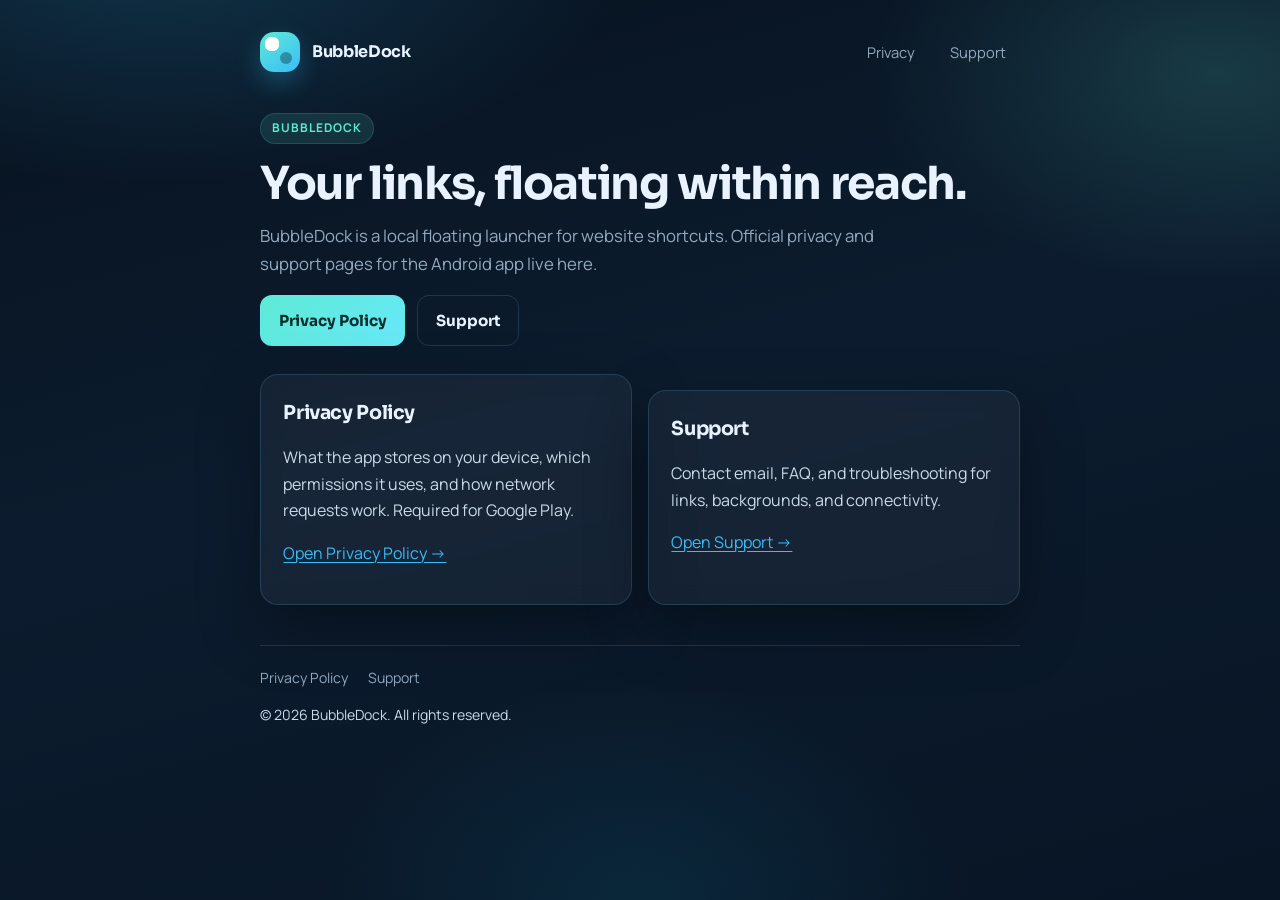
<file: index.html>
<!DOCTYPE html>
<html lang="en">
<head>
  <meta charset="UTF-8" />
  <meta name="viewport" content="width=device-width, initial-scale=1" />
  <title>BubbleDock</title>
  <meta name="description" content="BubbleDock — floating link launcher. Privacy Policy and Support." />
  <link rel="preconnect" href="https://fonts.googleapis.com" />
  <link rel="preconnect" href="https://fonts.gstatic.com" crossorigin />
  <link href="https://fonts.googleapis.com/css2?family=Manrope:wght@400;600;700&family=Sora:wght@600;700&display=swap" rel="stylesheet" />
  <link rel="stylesheet" href="styles.css" />
</head>
<body>
  <div class="shell">
    <nav class="topnav" aria-label="Primary">
      <a class="brand" href="index.html">
        <span class="brand-mark" aria-hidden="true"></span>
        BubbleDock
      </a>
      <div class="nav-links">
        <a href="privacy.html">Privacy</a>
        <a href="support.html">Support</a>
      </div>
    </nav>

    <header class="hero">
      <p class="eyebrow">BubbleDock</p>
      <h1>Your links, floating within reach.</h1>
      <p class="lede">
        BubbleDock is a local floating launcher for website shortcuts. Official privacy
        and support pages for the Android app live here.
      </p>
      <div class="btn-row">
        <a class="btn btn-primary" href="privacy.html">Privacy Policy</a>
        <a class="btn btn-ghost" href="support.html">Support</a>
      </div>
    </header>

    <div class="grid two">
      <section class="card">
        <h2>Privacy Policy</h2>
        <p>
          What the app stores on your device, which permissions it uses, and how
          network requests work. Required for Google Play.
        </p>
        <p><a href="privacy.html">Open Privacy Policy →</a></p>
      </section>
      <section class="card">
        <h2>Support</h2>
        <p>
          Contact email, FAQ, and troubleshooting for links, backgrounds, and connectivity.
        </p>
        <p><a href="support.html">Open Support →</a></p>
      </section>
    </div>

    <footer>
      <div class="footer-links">
        <a href="privacy.html">Privacy Policy</a>
        <a href="support.html">Support</a>
      </div>
      <p>© 2026 BubbleDock. All rights reserved.</p>
    </footer>
  </div>
</body>
</html>
</file>
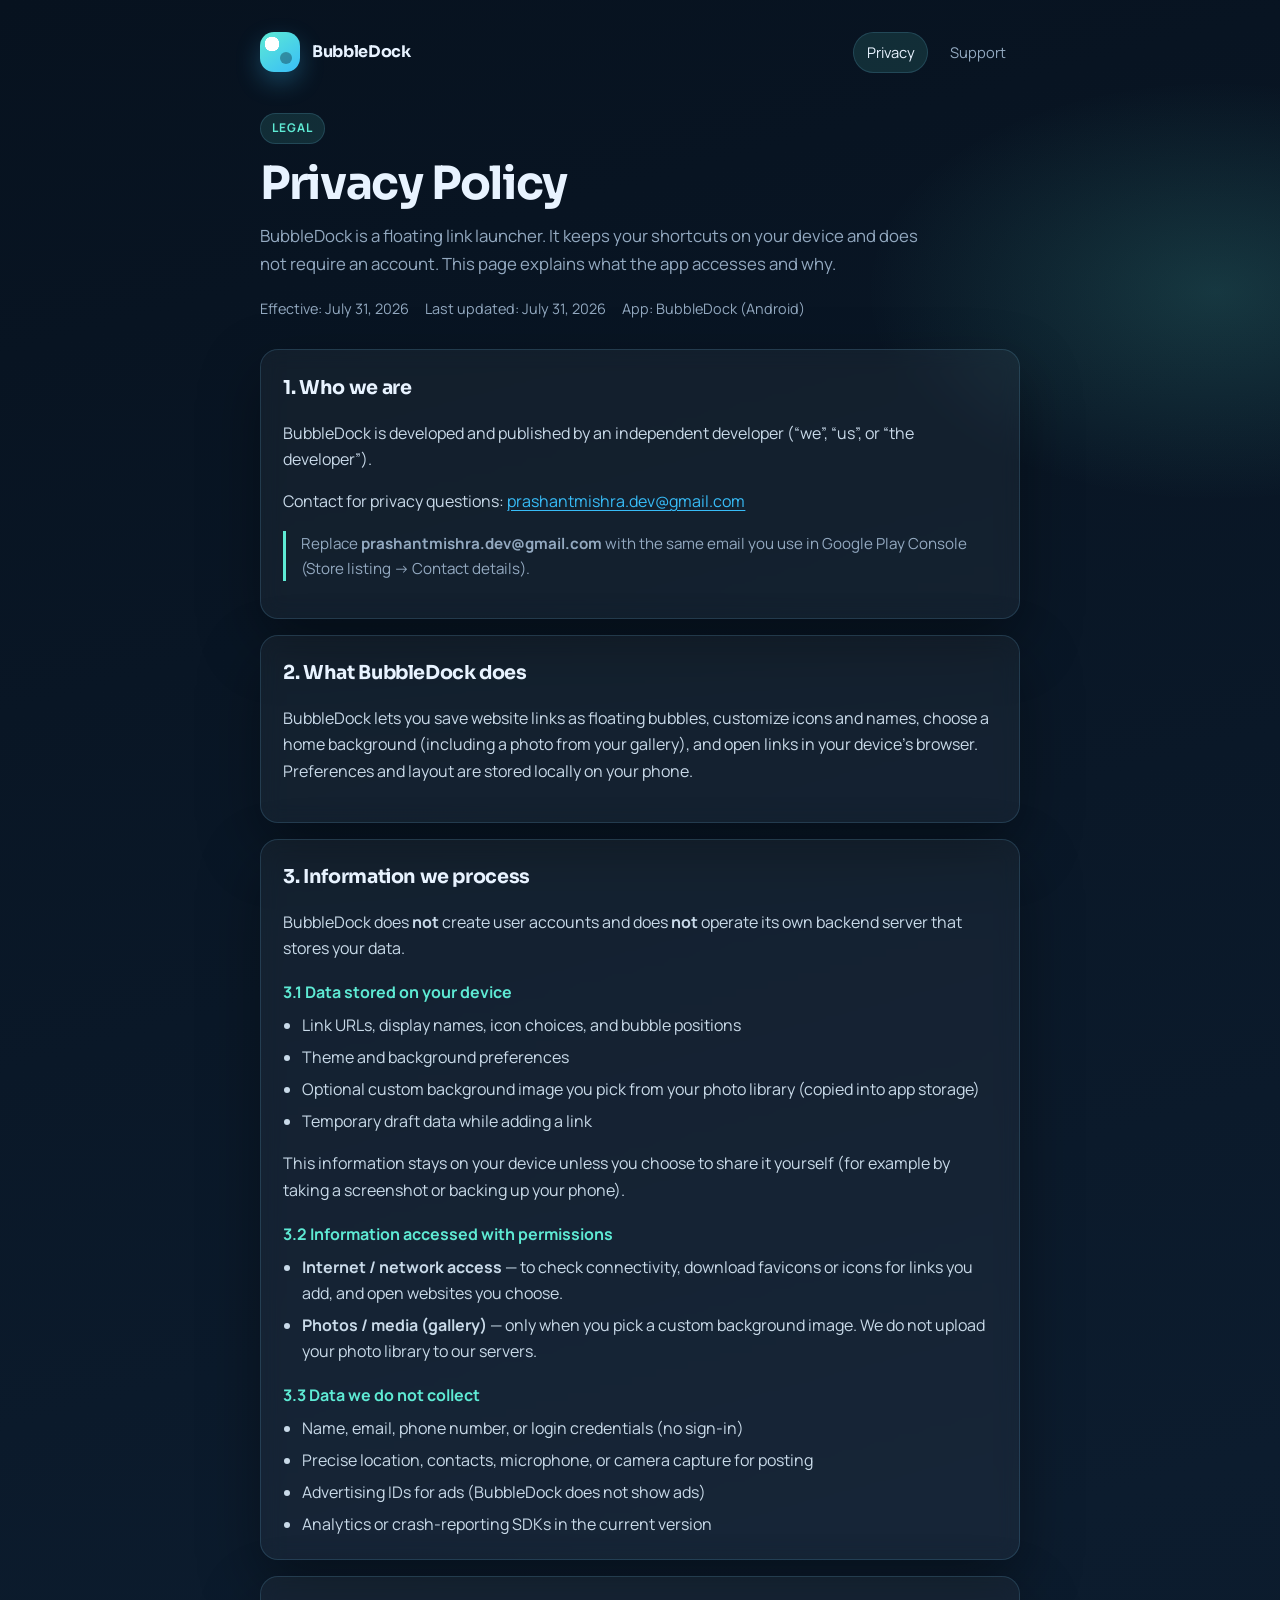
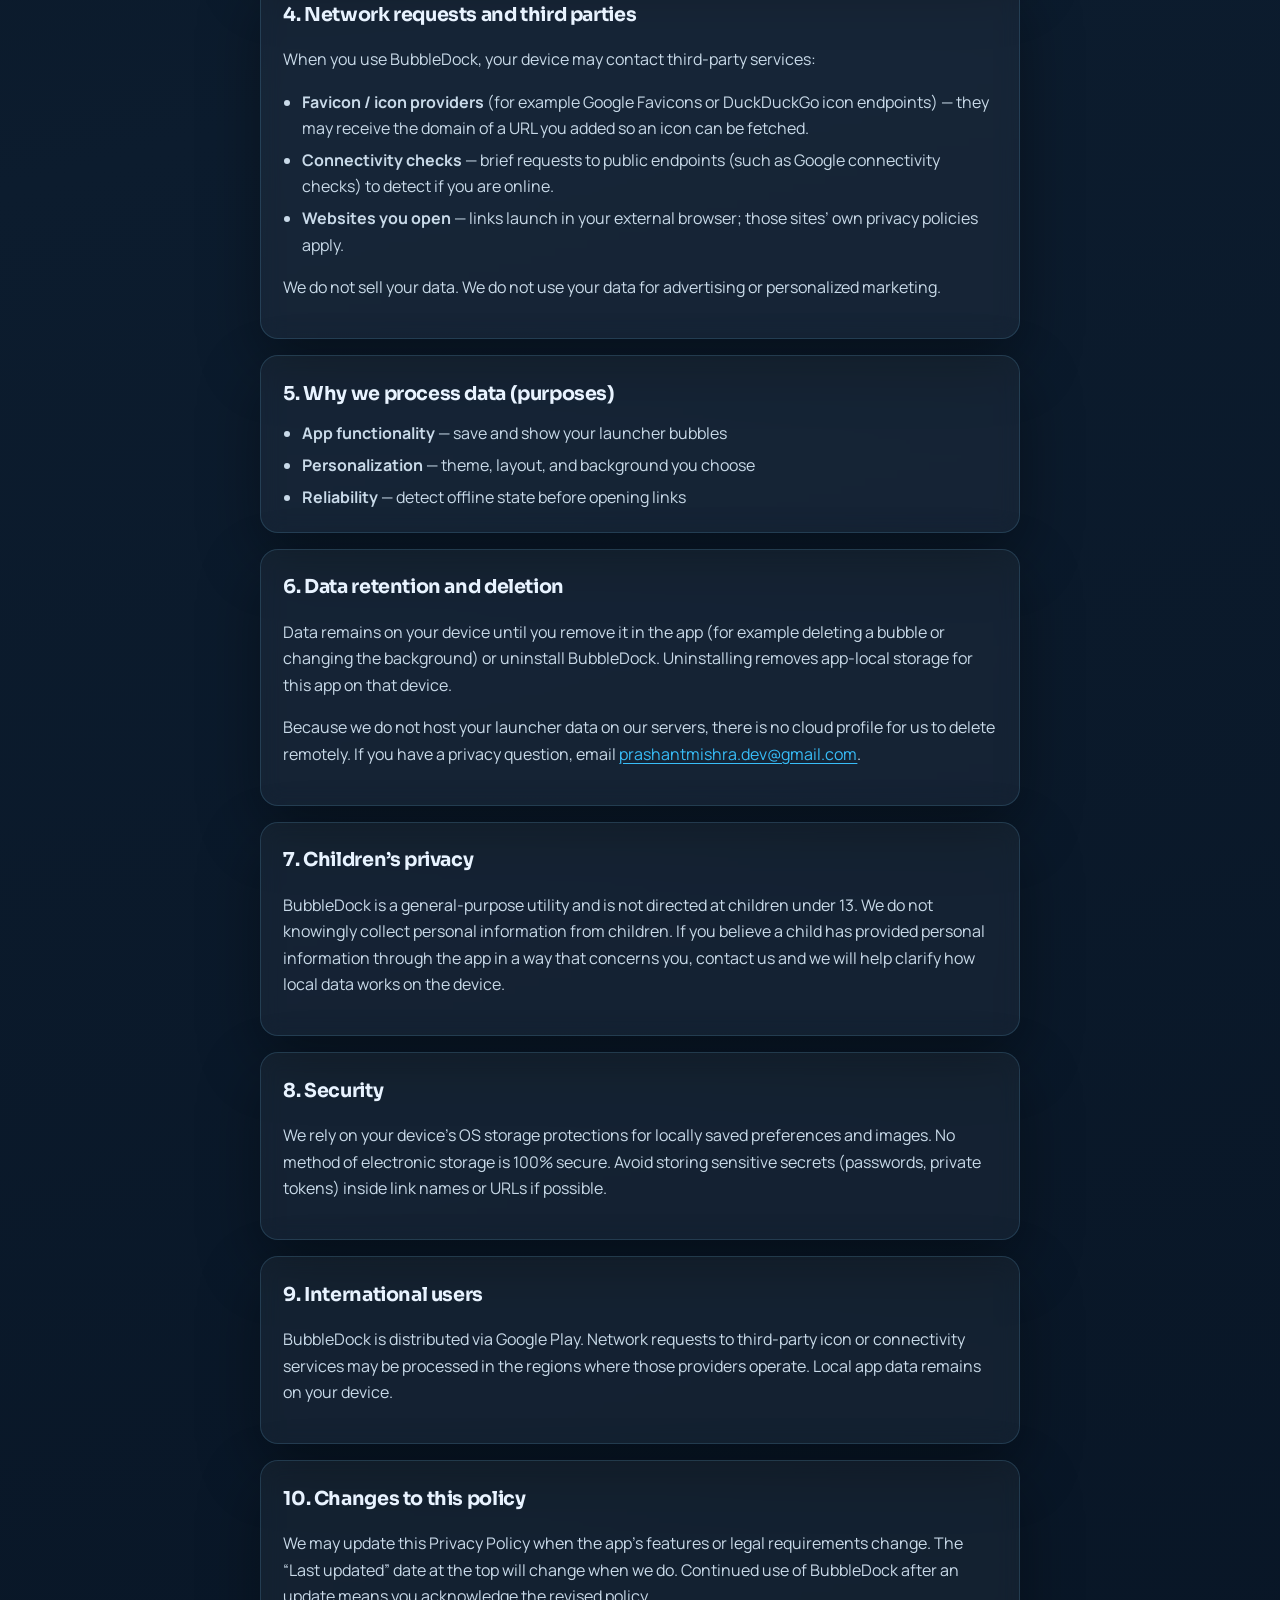
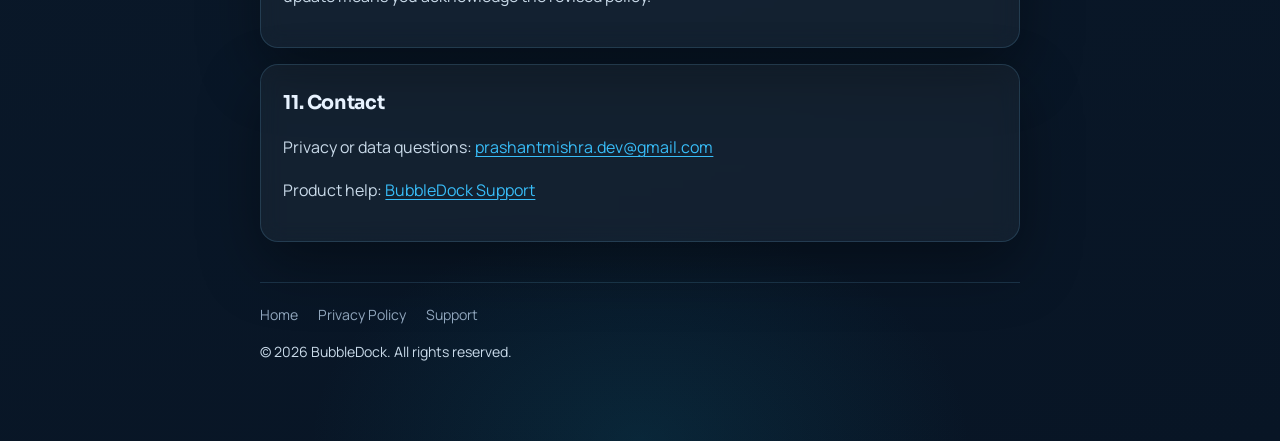
<file: privacy.html>
<!DOCTYPE html>
<html lang="en">
<head>
  <meta charset="UTF-8" />
  <meta name="viewport" content="width=device-width, initial-scale=1" />
  <title>Privacy Policy · BubbleDock</title>
  <meta name="description" content="Privacy Policy for BubbleDock — a floating link launcher for Android." />
  <link rel="preconnect" href="https://fonts.googleapis.com" />
  <link rel="preconnect" href="https://fonts.gstatic.com" crossorigin />
  <link href="https://fonts.googleapis.com/css2?family=Manrope:wght@400;600;700&family=Sora:wght@600;700&display=swap" rel="stylesheet" />
  <link rel="stylesheet" href="styles.css" />
</head>
<body>
  <div class="shell">
    <nav class="topnav" aria-label="Primary">
      <a class="brand" href="index.html">
        <span class="brand-mark" aria-hidden="true"></span>
        BubbleDock
      </a>
      <div class="nav-links">
        <a href="privacy.html" class="active">Privacy</a>
        <a href="support.html">Support</a>
      </div>
    </nav>

    <header class="hero">
      <p class="eyebrow">Legal</p>
      <h1>Privacy Policy</h1>
      <p class="lede">
        BubbleDock is a floating link launcher. It keeps your shortcuts on your device
        and does not require an account. This page explains what the app accesses and why.
      </p>
      <div class="meta">
        <span>Effective: July 31, 2026</span>
        <span>Last updated: July 31, 2026</span>
        <span>App: BubbleDock (Android)</span>
      </div>
    </header>

    <section class="card">
      <h2>1. Who we are</h2>
      <p>
        BubbleDock is developed and published by an independent developer
        (“we”, “us”, or “the developer”).
      </p>
      <p>
        <!-- REPLACE with your real contact email before publishing -->
        Contact for privacy questions:
        <a href="mailto:prashantmishra.dev@gmail.com">prashantmishra.dev@gmail.com</a>
      </p>
      <p class="note">
        Replace <strong>prashantmishra.dev@gmail.com</strong> with the same email you use in
        Google Play Console (Store listing → Contact details).
      </p>
    </section>

    <section class="card">
      <h2>2. What BubbleDock does</h2>
      <p>
        BubbleDock lets you save website links as floating bubbles, customize icons and
        names, choose a home background (including a photo from your gallery), and open
        links in your device’s browser. Preferences and layout are stored locally on your phone.
      </p>
    </section>

    <section class="card">
      <h2>3. Information we process</h2>
      <p>
        BubbleDock does <strong>not</strong> create user accounts and does
        <strong>not</strong> operate its own backend server that stores your data.
      </p>

      <h3>3.1 Data stored on your device</h3>
      <ul>
        <li>Link URLs, display names, icon choices, and bubble positions</li>
        <li>Theme and background preferences</li>
        <li>Optional custom background image you pick from your photo library (copied into app storage)</li>
        <li>Temporary draft data while adding a link</li>
      </ul>
      <p>
        This information stays on your device unless you choose to share it yourself
        (for example by taking a screenshot or backing up your phone).
      </p>

      <h3>3.2 Information accessed with permissions</h3>
      <ul>
        <li>
          <strong>Internet / network access</strong> — to check connectivity, download
          favicons or icons for links you add, and open websites you choose.
        </li>
        <li>
          <strong>Photos / media (gallery)</strong> — only when you pick a custom
          background image. We do not upload your photo library to our servers.
        </li>
      </ul>

      <h3>3.3 Data we do not collect</h3>
      <ul>
        <li>Name, email, phone number, or login credentials (no sign-in)</li>
        <li>Precise location, contacts, microphone, or camera capture for posting</li>
        <li>Advertising IDs for ads (BubbleDock does not show ads)</li>
        <li>Analytics or crash-reporting SDKs in the current version</li>
      </ul>
    </section>

    <section class="card">
      <h2>4. Network requests and third parties</h2>
      <p>When you use BubbleDock, your device may contact third-party services:</p>
      <ul>
        <li>
          <strong>Favicon / icon providers</strong> (for example Google Favicons or
          DuckDuckGo icon endpoints) — they may receive the domain of a URL you added
          so an icon can be fetched.
        </li>
        <li>
          <strong>Connectivity checks</strong> — brief requests to public endpoints
          (such as Google connectivity checks) to detect if you are online.
        </li>
        <li>
          <strong>Websites you open</strong> — links launch in your external browser;
          those sites’ own privacy policies apply.
        </li>
      </ul>
      <p>
        We do not sell your data. We do not use your data for advertising or
        personalized marketing.
      </p>
    </section>

    <section class="card">
      <h2>5. Why we process data (purposes)</h2>
      <ul>
        <li><strong>App functionality</strong> — save and show your launcher bubbles</li>
        <li><strong>Personalization</strong> — theme, layout, and background you choose</li>
        <li><strong>Reliability</strong> — detect offline state before opening links</li>
      </ul>
    </section>

    <section class="card">
      <h2>6. Data retention and deletion</h2>
      <p>
        Data remains on your device until you remove it in the app (for example deleting
        a bubble or changing the background) or uninstall BubbleDock. Uninstalling removes
        app-local storage for this app on that device.
      </p>
      <p>
        Because we do not host your launcher data on our servers, there is no cloud
        profile for us to delete remotely. If you have a privacy question, email
        <a href="mailto:prashantmishra.dev@gmail.com">prashantmishra.dev@gmail.com</a>.
      </p>
    </section>

    <section class="card">
      <h2>7. Children’s privacy</h2>
      <p>
        BubbleDock is a general-purpose utility and is not directed at children under 13.
        We do not knowingly collect personal information from children. If you believe a
        child has provided personal information through the app in a way that concerns you,
        contact us and we will help clarify how local data works on the device.
      </p>
    </section>

    <section class="card">
      <h2>8. Security</h2>
      <p>
        We rely on your device’s OS storage protections for locally saved preferences and
        images. No method of electronic storage is 100% secure. Avoid storing sensitive
        secrets (passwords, private tokens) inside link names or URLs if possible.
      </p>
    </section>

    <section class="card">
      <h2>9. International users</h2>
      <p>
        BubbleDock is distributed via Google Play. Network requests to third-party icon or
        connectivity services may be processed in the regions where those providers operate.
        Local app data remains on your device.
      </p>
    </section>

    <section class="card">
      <h2>10. Changes to this policy</h2>
      <p>
        We may update this Privacy Policy when the app’s features or legal requirements
        change. The “Last updated” date at the top will change when we do. Continued use
        of BubbleDock after an update means you acknowledge the revised policy.
      </p>
    </section>

    <section class="card">
      <h2>11. Contact</h2>
      <p>
        Privacy or data questions:
        <a href="mailto:prashantmishra.dev@gmail.com">prashantmishra.dev@gmail.com</a>
      </p>
      <p>
        Product help:
        <a href="support.html">BubbleDock Support</a>
      </p>
    </section>

    <footer>
      <div class="footer-links">
        <a href="index.html">Home</a>
        <a href="privacy.html">Privacy Policy</a>
        <a href="support.html">Support</a>
      </div>
      <p>© 2026 BubbleDock. All rights reserved.</p>
    </footer>
  </div>
</body>
</html>
</file>
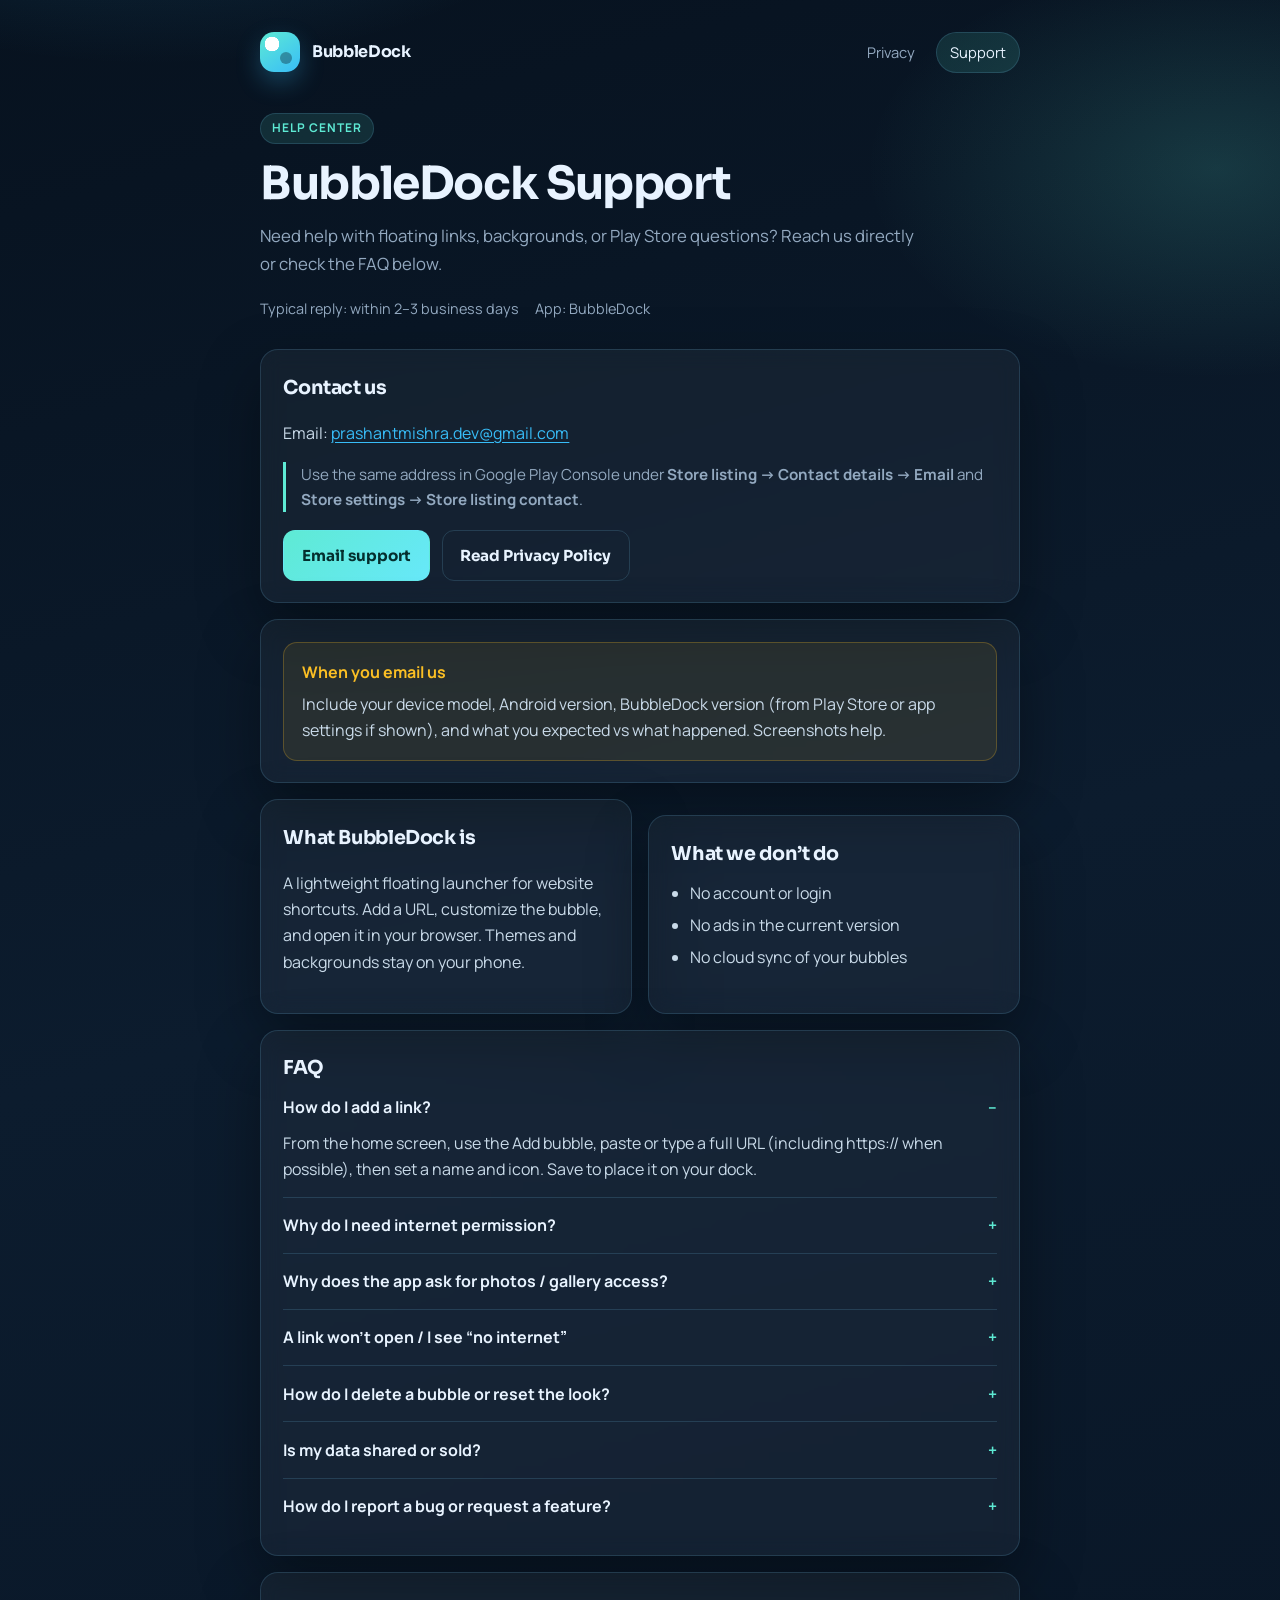
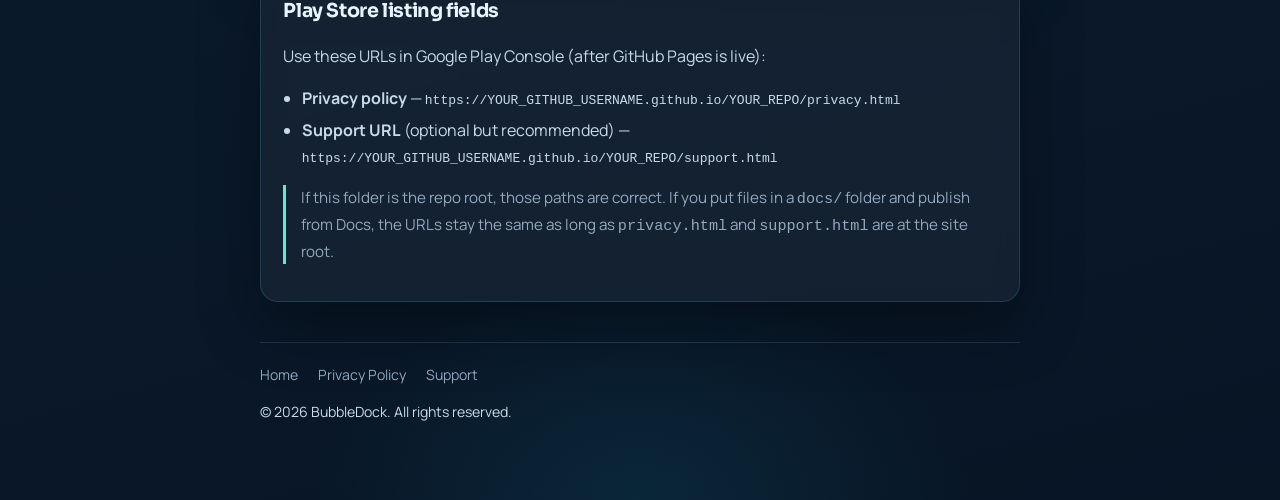
<file: support.html>
<!DOCTYPE html>
<html lang="en">
<head>
  <meta charset="UTF-8" />
  <meta name="viewport" content="width=device-width, initial-scale=1" />
  <title>Support · BubbleDock</title>
  <meta name="description" content="Get help with BubbleDock — contact, FAQ, and troubleshooting." />
  <link rel="preconnect" href="https://fonts.googleapis.com" />
  <link rel="preconnect" href="https://fonts.gstatic.com" crossorigin />
  <link href="https://fonts.googleapis.com/css2?family=Manrope:wght@400;600;700&family=Sora:wght@600;700&display=swap" rel="stylesheet" />
  <link rel="stylesheet" href="styles.css" />
</head>
<body>
  <div class="shell">
    <nav class="topnav" aria-label="Primary">
      <a class="brand" href="index.html">
        <span class="brand-mark" aria-hidden="true"></span>
        BubbleDock
      </a>
      <div class="nav-links">
        <a href="privacy.html">Privacy</a>
        <a href="support.html" class="active">Support</a>
      </div>
    </nav>

    <header class="hero">
      <p class="eyebrow">Help center</p>
      <h1>BubbleDock Support</h1>
      <p class="lede">
        Need help with floating links, backgrounds, or Play Store questions?
        Reach us directly or check the FAQ below.
      </p>
      <div class="meta">
        <span>Typical reply: within 2–3 business days</span>
        <span>App: BubbleDock</span>
      </div>
    </header>

    <section class="card">
      <h2>Contact us</h2>
      <p>
        <!-- REPLACE with your real support email before publishing -->
        Email:
        <a href="mailto:prashantmishra.dev@gmail.com?subject=BubbleDock%20Support">prashantmishra.dev@gmail.com</a>
      </p>
      <p class="note">
        Use the same address in Google Play Console under
        <strong>Store listing → Contact details → Email</strong> and
        <strong>Store settings → Store listing contact</strong>.
      </p>
      <div class="btn-row">
        <a class="btn btn-primary" href="mailto:prashantmishra.dev@gmail.com?subject=BubbleDock%20Support">
          Email support
        </a>
        <a class="btn btn-ghost" href="privacy.html">Read Privacy Policy</a>
      </div>
    </section>

    <section class="card">
      <div class="callout">
        <div>
          <strong>When you email us</strong>
          <p style="margin:0.35rem 0 0;color:#c9dae9">
            Include your device model, Android version, BubbleDock version (from Play Store
            or app settings if shown), and what you expected vs what happened. Screenshots help.
          </p>
        </div>
      </div>
    </section>

    <div class="grid two" style="margin:1rem 0">
      <section class="card">
        <h2>What BubbleDock is</h2>
        <p>
          A lightweight floating launcher for website shortcuts. Add a URL, customize the
          bubble, and open it in your browser. Themes and backgrounds stay on your phone.
        </p>
      </section>
      <section class="card">
        <h2>What we don’t do</h2>
        <ul>
          <li>No account or login</li>
          <li>No ads in the current version</li>
          <li>No cloud sync of your bubbles</li>
        </ul>
      </section>
    </div>

    <section class="card faq">
      <h2>FAQ</h2>

      <details open>
        <summary>How do I add a link?</summary>
        <p>
          From the home screen, use the Add bubble, paste or type a full URL
          (including https:// when possible), then set a name and icon. Save to place it
          on your dock.
        </p>
      </details>

      <details>
        <summary>Why do I need internet permission?</summary>
        <p>
          BubbleDock checks if you are online before opening links, and may fetch a
          favicon/icon for sites you add. Opening a link uses your browser and needs a
          network connection.
        </p>
      </details>

      <details>
        <summary>Why does the app ask for photos / gallery access?</summary>
        <p>
          Only if you choose a custom home background from your gallery. The image is
          stored in the app’s local files. We do not upload your photo library.
        </p>
      </details>

      <details>
        <summary>A link won’t open / I see “no internet”</summary>
        <p>
          Confirm Wi‑Fi or mobile data is on, then retry. If you are online but a
          specific site fails, try the same URL in Chrome. Some sites block non-browser
          clients; BubbleDock opens links in your system browser.
        </p>
      </details>

      <details>
        <summary>How do I delete a bubble or reset the look?</summary>
        <p>
          Use edit/delete on custom bubbles from the home screen, and open Settings to
          change theme or background. Uninstalling the app removes local BubbleDock data
          on that device.
        </p>
      </details>

      <details>
        <summary>Is my data shared or sold?</summary>
        <p>
          No. See the
          <a href="privacy.html">Privacy Policy</a>
          for full details on on-device storage and third-party icon/connectivity requests.
        </p>
      </details>

      <details>
        <summary>How do I report a bug or request a feature?</summary>
        <p>
          Email
          <a href="mailto:prashantmishra.dev@gmail.com?subject=BubbleDock%20Feedback">prashantmishra.dev@gmail.com</a>
          with “Bug” or “Feature” in the subject line.
        </p>
      </details>
    </section>

    <section class="card">
      <h2>Play Store listing fields</h2>
      <p>Use these URLs in Google Play Console (after GitHub Pages is live):</p>
      <ul>
        <li>
          <strong>Privacy policy</strong> —
          <code>https://YOUR_GITHUB_USERNAME.github.io/YOUR_REPO/privacy.html</code>
        </li>
        <li>
          <strong>Support URL</strong> (optional but recommended) —
          <code>https://YOUR_GITHUB_USERNAME.github.io/YOUR_REPO/support.html</code>
        </li>
      </ul>
      <p class="note">
        If this folder is the repo root, those paths are correct. If you put files in a
        <code>docs/</code> folder and publish from Docs, the URLs stay the same as long as
        <code>privacy.html</code> and <code>support.html</code> are at the site root.
      </p>
    </section>

    <footer>
      <div class="footer-links">
        <a href="index.html">Home</a>
        <a href="privacy.html">Privacy Policy</a>
        <a href="support.html">Support</a>
      </div>
      <p>© 2026 BubbleDock. All rights reserved.</p>
    </footer>
  </div>
</body>
</html>
</file>
<file: styles.css>
:root {
  --bg-deep: #07121f;
  --bg-mid: #0c1c2e;
  --bg-card: rgba(255, 255, 255, 0.045);
  --line: rgba(125, 211, 252, 0.16);
  --text: #e8f3ff;
  --muted: #93a9c0;
  --accent: #5eead4;
  --accent-2: #38bdf8;
  --accent-soft: rgba(94, 234, 212, 0.12);
  --warn: #fbbf24;
  --radius: 18px;
  --shadow: 0 24px 60px rgba(0, 0, 0, 0.35);
  --max: 760px;
  --font-display: "Sora", system-ui, sans-serif;
  --font-body: "Manrope", system-ui, sans-serif;
}

*,
*::before,
*::after {
  box-sizing: border-box;
}

html {
  scroll-behavior: smooth;
}

body {
  margin: 0;
  min-height: 100vh;
  color: var(--text);
  font-family: var(--font-body);
  background:
    radial-gradient(900px 500px at 12% -10%, rgba(56, 189, 248, 0.22), transparent 55%),
    radial-gradient(700px 420px at 95% 8%, rgba(94, 234, 212, 0.16), transparent 50%),
    radial-gradient(600px 400px at 50% 100%, rgba(14, 116, 144, 0.18), transparent 55%),
    linear-gradient(165deg, var(--bg-deep), var(--bg-mid) 45%, #081525);
  line-height: 1.65;
}

a {
  color: var(--accent-2);
  text-decoration-thickness: 1px;
  text-underline-offset: 3px;
}

a:hover {
  color: var(--accent);
}

.shell {
  width: min(var(--max), calc(100% - 2rem));
  margin: 0 auto;
  padding: 2rem 0 4rem;
}

.topnav {
  display: flex;
  align-items: center;
  justify-content: space-between;
  gap: 1rem;
  margin-bottom: 2.5rem;
}

.brand {
  display: inline-flex;
  align-items: center;
  gap: 0.75rem;
  color: var(--text);
  text-decoration: none;
  font-family: var(--font-display);
  font-weight: 700;
  letter-spacing: -0.02em;
}

.brand-mark {
  width: 40px;
  height: 40px;
  border-radius: 14px;
  background:
    radial-gradient(circle at 30% 30%, #fff 0 18%, transparent 19%),
    linear-gradient(145deg, var(--accent), var(--accent-2));
  box-shadow: 0 10px 24px rgba(56, 189, 248, 0.28);
  position: relative;
}

.brand-mark::after {
  content: "";
  position: absolute;
  inset: auto 8px 8px auto;
  width: 12px;
  height: 12px;
  border-radius: 50%;
  background: rgba(7, 18, 31, 0.35);
}

.nav-links {
  display: flex;
  gap: 0.5rem;
  flex-wrap: wrap;
}

.nav-links a {
  color: var(--muted);
  text-decoration: none;
  font-size: 0.92rem;
  padding: 0.45rem 0.8rem;
  border-radius: 999px;
  border: 1px solid transparent;
}

.nav-links a:hover,
.nav-links a.active {
  color: var(--text);
  background: var(--accent-soft);
  border-color: var(--line);
}

.hero {
  margin-bottom: 1.75rem;
}

.eyebrow {
  display: inline-block;
  margin: 0 0 0.85rem;
  padding: 0.3rem 0.7rem;
  border-radius: 999px;
  border: 1px solid var(--line);
  background: var(--accent-soft);
  color: var(--accent);
  font-size: 0.75rem;
  font-weight: 700;
  letter-spacing: 0.08em;
  text-transform: uppercase;
}

h1 {
  margin: 0 0 0.75rem;
  font-family: var(--font-display);
  font-size: clamp(2rem, 5vw, 2.85rem);
  line-height: 1.15;
  letter-spacing: -0.03em;
}

.lede {
  margin: 0;
  max-width: 42rem;
  color: var(--muted);
  font-size: 1.05rem;
}

.meta {
  display: flex;
  flex-wrap: wrap;
  gap: 0.6rem 1rem;
  margin-top: 1.25rem;
  color: var(--muted);
  font-size: 0.9rem;
}

.card {
  background: var(--bg-card);
  border: 1px solid var(--line);
  border-radius: var(--radius);
  padding: 1.35rem 1.4rem;
  box-shadow: var(--shadow);
  backdrop-filter: blur(10px);
}

.card + .card {
  margin-top: 1rem;
}

.grid {
  display: grid;
  gap: 1rem;
}

@media (min-width: 720px) {
  .grid.two {
    grid-template-columns: 1fr 1fr;
  }
}

h2 {
  margin: 0 0 0.65rem;
  font-family: var(--font-display);
  font-size: 1.2rem;
  letter-spacing: -0.02em;
}

h3 {
  margin: 1.1rem 0 0.4rem;
  font-size: 1rem;
  color: var(--accent);
}

p,
li {
  color: #c9dae9;
}

ul {
  margin: 0.4rem 0 0;
  padding-left: 1.15rem;
}

li + li {
  margin-top: 0.35rem;
}

.note {
  border-left: 3px solid var(--accent);
  padding-left: 0.9rem;
  color: var(--muted);
  font-size: 0.95rem;
}

.callout {
  display: flex;
  gap: 0.85rem;
  align-items: flex-start;
  padding: 1rem 1.1rem;
  border-radius: 14px;
  background: rgba(251, 191, 36, 0.08);
  border: 1px solid rgba(251, 191, 36, 0.25);
}

.callout strong {
  color: var(--warn);
}

.btn-row {
  display: flex;
  flex-wrap: wrap;
  gap: 0.75rem;
  margin-top: 1.1rem;
}

.btn {
  display: inline-flex;
  align-items: center;
  justify-content: center;
  gap: 0.4rem;
  padding: 0.75rem 1.1rem;
  border-radius: 12px;
  border: 1px solid transparent;
  font-weight: 700;
  text-decoration: none;
  font-family: var(--font-display);
  font-size: 0.95rem;
}

.btn-primary {
  color: #042f2e;
  background: linear-gradient(135deg, var(--accent), #67e8f9);
}

.btn-primary:hover {
  color: #042f2e;
  filter: brightness(1.05);
}

.btn-ghost {
  color: var(--text);
  background: transparent;
  border-color: var(--line);
}

.btn-ghost:hover {
  color: var(--accent);
  border-color: rgba(94, 234, 212, 0.4);
}

.faq details {
  border-top: 1px solid var(--line);
  padding: 0.9rem 0;
}

.faq details:first-of-type {
  border-top: 0;
  padding-top: 0;
}

.faq summary {
  cursor: pointer;
  font-weight: 700;
  color: var(--text);
  list-style: none;
}

.faq summary::-webkit-details-marker {
  display: none;
}

.faq summary::after {
  content: "+";
  float: right;
  color: var(--accent);
  font-weight: 700;
}

.faq details[open] summary::after {
  content: "–";
}

.faq details p {
  margin: 0.55rem 0 0;
}

footer {
  margin-top: 2.5rem;
  padding-top: 1.25rem;
  border-top: 1px solid var(--line);
  color: var(--muted);
  font-size: 0.88rem;
}

.footer-links {
  display: flex;
  flex-wrap: wrap;
  gap: 0.75rem 1.25rem;
  margin-bottom: 0.75rem;
}

.footer-links a {
  color: var(--muted);
  text-decoration: none;
}

.footer-links a:hover {
  color: var(--accent);
}

@media (max-width: 560px) {
  .topnav {
    flex-direction: column;
    align-items: flex-start;
  }

  .shell {
    width: min(var(--max), calc(100% - 1.5rem));
  }
}
</file>
